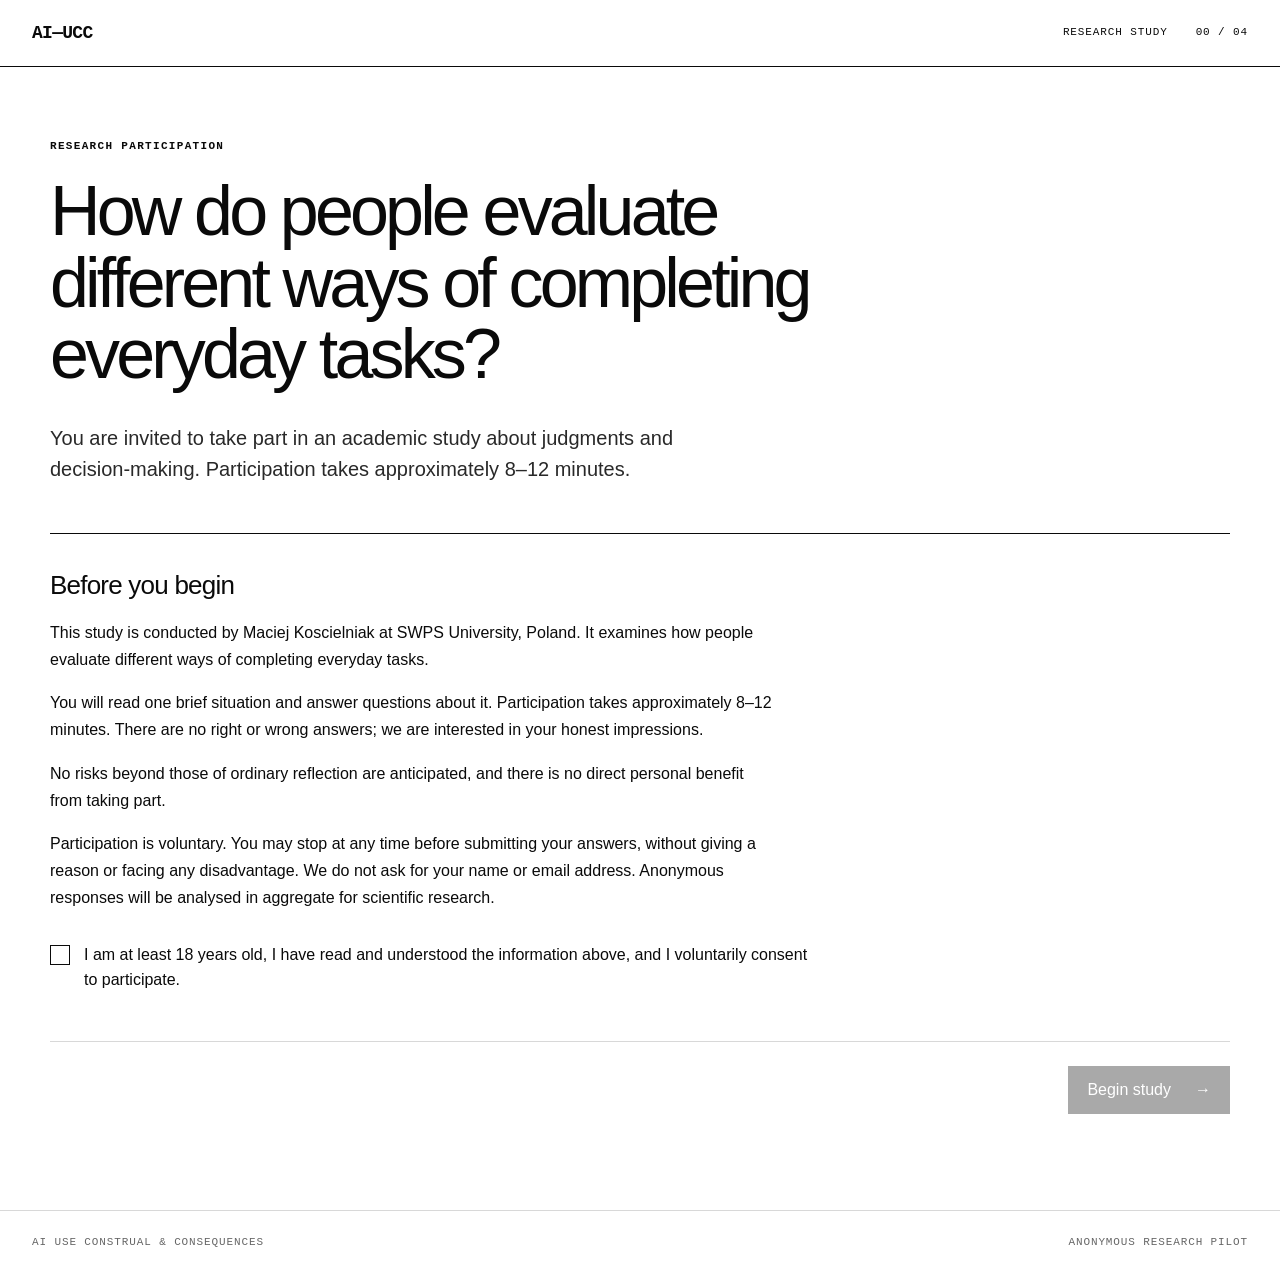
<file: index.html>
<!doctype html>
<html lang="en">
<head>
  <meta charset="utf-8">
  <meta name="viewport" content="width=device-width,initial-scale=1">
  <meta name="description" content="AI Use Construal & Consequences research study">
  <title>AI-UCC Study</title>
  <link rel="stylesheet" href="styles.css">
  <script defer src="app.js"></script>
</head>
<body>
  <noscript><div class="noscript">This study requires JavaScript.</div></noscript>
  <header class="site-header">
    <a class="wordmark" href="#" aria-label="AI-UCC home">AI—UCC</a>
    <div class="study-meta"><span>RESEARCH STUDY</span><span id="progressLabel">00 / 00</span></div>
  </header>

  <main id="app" class="shell" aria-live="polite"></main>

  <footer class="site-footer">
    <span>AI Use Construal &amp; Consequences</span>
    <span>Anonymous research pilot</span>
  </footer>

  <template id="introTemplate">
    <section class="hero panel">
      <p class="eyebrow">Research participation</p>
      <h1>How do people evaluate different ways of completing everyday tasks?</h1>
      <p class="lede">You are invited to take part in an academic study about judgments and decision-making. Participation takes approximately 8–12 minutes.</p>
      <div class="rule"></div>
      <h2>Before you begin</h2>
      <div class="prose">
        <p>This study is conducted by Maciej Koscielniak at SWPS University, Poland. It examines how people evaluate different ways of completing everyday tasks.</p>
        <p>You will read one brief situation and answer questions about it. Participation takes approximately 8–12 minutes. There are no right or wrong answers; we are interested in your honest impressions.</p>
        <p>No risks beyond those of ordinary reflection are anticipated, and there is no direct personal benefit from taking part.</p>
        <p>Participation is voluntary. You may stop at any time before submitting your answers, without giving a reason or facing any disadvantage. We do not ask for your name or email address. Anonymous responses will be analysed in aggregate for scientific research.</p>
      </div>
      <label class="consent checkbox-row">
        <input type="checkbox" id="consentCheck">
        <span>I am at least 18 years old, I have read and understood the information above, and I voluntarily consent to participate.</span>
      </label>
      <div class="actions"><button class="button primary" id="startButton" disabled>Begin study <span>→</span></button></div>
    </section>
  </template>
</body>
</html>
</file>
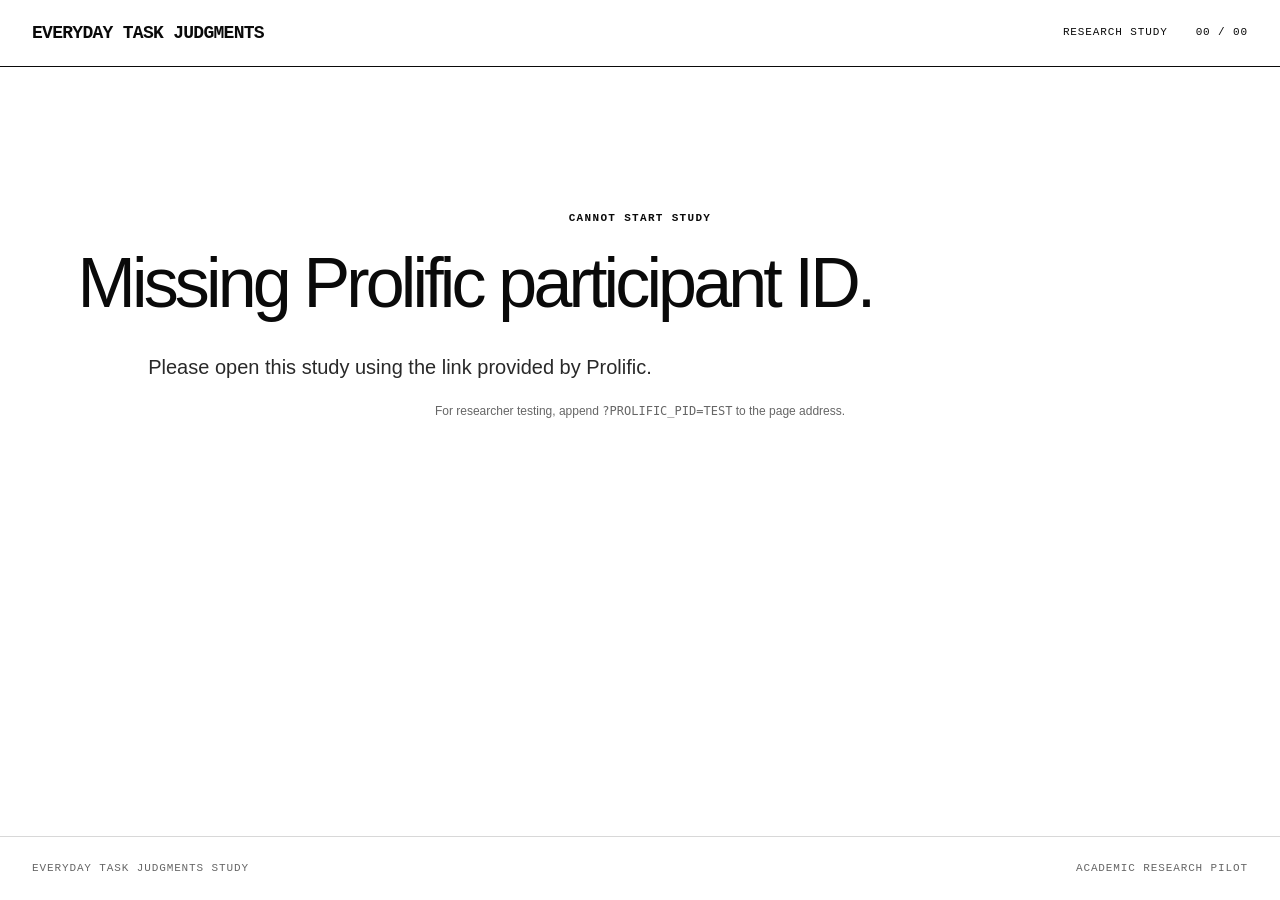
<file: prolific-pilot/index.html>
<!doctype html>
<html lang="en">
<head>
  <meta charset="utf-8">
  <meta name="viewport" content="width=device-width,initial-scale=1">
  <meta name="description" content="Everyday Task Judgments research study">
  <title>Everyday Task Judgments Study</title>
  <link rel="stylesheet" href="../styles.css">
  <script defer src="app.js"></script>
</head>
<body>
  <noscript><div class="noscript">This study requires JavaScript.</div></noscript>
  <header class="site-header">
    <span class="wordmark">EVERYDAY TASK JUDGMENTS</span>
    <div class="study-meta"><span>RESEARCH STUDY</span><span id="progressLabel">00 / 00</span></div>
  </header>
  <main id="app" class="shell" aria-live="polite"></main>
  <footer class="site-footer">
    <span>Everyday Task Judgments Study</span>
    <span>Academic research pilot</span>
  </footer>
</body>
</html>
</file>
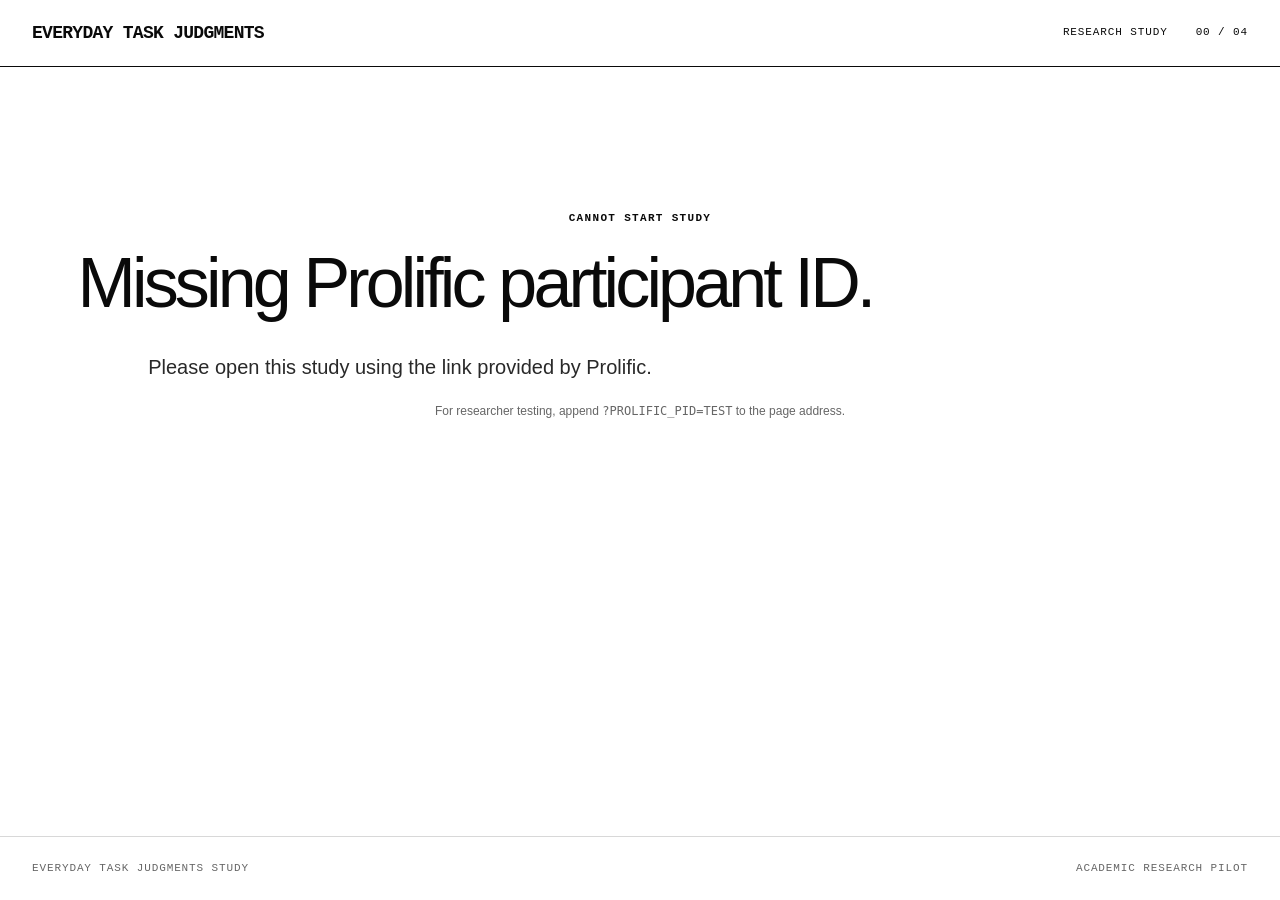
<file: short-pilot/index.html>
<!doctype html>
<html lang="en">
<head>
  <meta charset="utf-8">
  <meta name="viewport" content="width=device-width,initial-scale=1">
  <meta name="description" content="Everyday Task Judgments research study">
  <title>Everyday Task Judgments Study</title>
  <link rel="stylesheet" href="../styles.css">
  <link rel="stylesheet" href="pilot.css">
  <script defer src="app.js?v=1.1-ai-only"></script>
</head>
<body>
  <noscript><div class="noscript">This study requires JavaScript.</div></noscript>
  <header class="site-header"><span class="wordmark">EVERYDAY TASK JUDGMENTS</span><div class="study-meta"><span>RESEARCH STUDY</span><span id="progressLabel">00 / 00</span></div></header>
  <main id="app" class="shell" aria-live="polite"></main>
  <footer class="site-footer"><span>Everyday Task Judgments Study</span><span>Academic research pilot</span></footer>
</body>
</html>
</file>
<file: styles.css>
:root{--ink:#0a0a0a;--paper:#fff;--muted:#666;--line:#d8d8d8;--soft:#f4f4f2;--danger:#b00020;--max:1180px}
*{box-sizing:border-box}
html{background:var(--paper);color:var(--ink);font-family:Arial,Helvetica,sans-serif;font-size:16px}
body{margin:0;min-height:100vh;display:flex;flex-direction:column}
button,input,select{font:inherit}
button{cursor:pointer}
.site-header,.site-footer{width:100%;padding:24px 32px;display:flex;justify-content:space-between;align-items:center}
.site-header{border-bottom:1px solid var(--ink);position:sticky;top:0;background:rgba(255,255,255,.96);z-index:4}
.wordmark{font:600 18px/1 "Courier New",monospace;color:var(--ink);text-decoration:none;letter-spacing:-.04em}
.study-meta,.site-footer{font:400 11px/1.4 "Courier New",monospace;letter-spacing:.08em;text-transform:uppercase}
.study-meta{display:flex;gap:28px}
.site-footer{border-top:1px solid var(--line);color:var(--muted);margin-top:auto}
.shell{width:min(var(--max),calc(100% - 40px));margin:72px auto 96px}
.panel{animation:enter .35s ease both}
@keyframes enter{from{opacity:0;transform:translateY(8px)}to{opacity:1;transform:none}}
.eyebrow,.section-code{font:600 11px/1.4 "Courier New",monospace;letter-spacing:.12em;text-transform:uppercase;margin:0 0 22px}
h1{font-size:clamp(38px,6vw,70px);line-height:1.02;letter-spacing:-.055em;font-weight:500;max-width:850px;margin:0 0 32px}
h2{font-size:26px;line-height:1.2;letter-spacing:-.03em;font-weight:500;margin:36px 0 18px}
.lede{font-size:20px;line-height:1.55;max-width:700px;color:#292929}
.prose{font-size:16px;line-height:1.7;max-width:730px}.prose p{margin:0 0 16px}
.rule{border-top:1px solid var(--ink);margin:48px 0 0}
.placeholder{background:var(--soft);padding:16px;border-left:2px solid var(--ink)}
.checkbox-row{display:flex;gap:14px;align-items:flex-start;line-height:1.55;margin-top:32px;max-width:760px}
.checkbox-row input{appearance:none;width:20px;height:20px;border:1px solid var(--ink);margin:2px 0 0;flex:none}.checkbox-row input:checked{background:var(--ink);box-shadow:inset 0 0 0 4px var(--paper)}
.actions{display:flex;justify-content:flex-end;gap:12px;margin-top:48px;padding-top:24px;border-top:1px solid var(--line)}
.button{border:1px solid var(--ink);background:var(--paper);color:var(--ink);padding:14px 18px;min-width:150px;display:inline-flex;justify-content:space-between;gap:24px}
.button.primary{background:var(--ink);color:var(--paper)}.button:disabled{opacity:.35;cursor:not-allowed}
.form-grid{display:grid;grid-template-columns:1fr 1fr;gap:28px 24px;margin-top:40px}
.field{display:flex;flex-direction:column;gap:9px}.field.full{grid-column:1/-1}.field label,.legend{font-weight:500;font-size:14px}
.field input,.field select{border:1px solid var(--ink);border-radius:0;background:var(--paper);padding:13px;min-height:48px}
.hint{font-size:12px;color:var(--muted);line-height:1.4}
.vignette{border:1px solid var(--ink);padding:clamp(28px,6vw,64px);margin:32px 0;font-size:clamp(23px,3.4vw,34px);line-height:1.42;letter-spacing:-.025em}
.vignette.deliberating{animation:breathe 3s ease-in-out infinite}
@keyframes breathe{0%,100%{box-shadow:0 0 0 0 rgba(0,0,0,0)}50%{box-shadow:0 0 0 7px rgba(0,0,0,.055)}}
.deliberation-guide{display:grid;grid-template-columns:1fr auto;gap:28px;align-items:start;margin-top:24px}
.countdown{font:600 30px/1 "Courier New",monospace;min-width:86px;text-align:right}
.study-layout{display:grid;grid-template-columns:minmax(0,1fr) minmax(0,1fr);gap:clamp(42px,7vw,92px);align-items:start}
.scenario-rail{position:sticky;top:105px}
.scenario-rail .vignette{font-size:clamp(19px,2.1vw,27px);padding:clamp(24px,3.5vw,40px);margin:18px 0}
.scenario-label{font:600 10px/1.4 "Courier New",monospace;letter-spacing:.12em;text-transform:uppercase;color:var(--muted)}
.section-pane h1{font-size:clamp(34px,4.8vw,58px)}
.section-position{font:400 12px/1.4 "Courier New",monospace;color:var(--muted);margin-top:8px}
.instruction{color:var(--muted);line-height:1.6;max-width:720px}
.item-list{margin-top:36px;border-top:1px solid var(--ink)}
.question{padding:30px 0;border-bottom:1px solid var(--line)}
.question-text{font-size:17px;line-height:1.5;margin:0 0 20px;max-width:760px}
.scale{display:grid;grid-template-columns:repeat(7,1fr);gap:7px}.scale label{text-align:center;display:flex;flex-direction:column;gap:8px;align-items:center;font:12px "Courier New",monospace}
.scale input{appearance:none;width:100%;height:43px;border:1px solid var(--ink);margin:0}.scale input:checked{background:var(--ink);box-shadow:inset 0 0 0 4px var(--paper)}
.anchors{display:flex;justify-content:space-between;color:var(--muted);font-size:11px;margin-top:8px}
.slider-wrap{display:grid;grid-template-columns:60px 1fr 60px;align-items:center;gap:18px}.slider-wrap output{font:600 18px "Courier New",monospace;text-align:center}.slider-wrap input{accent-color:var(--ink);width:100%}
.slider-ends{display:flex;justify-content:space-between;font-size:11px;color:var(--muted);margin:8px 78px 0}
.error-summary{border:1px solid var(--danger);color:var(--danger);padding:14px;margin-top:24px;line-height:1.5}
.status-card{text-align:center;padding:72px 0}.status-mark{font:400 72px "Courier New",monospace;margin-bottom:20px}
.status-card .prose{margin-inline:auto;text-align:center}
.noscript{padding:20px;background:var(--danger);color:white;text-align:center}
@media(max-width:800px){.study-layout{grid-template-columns:1fr;gap:34px}.scenario-rail{position:static}.scenario-rail .vignette{font-size:18px;padding:22px}.scenario-rail .instruction{display:none}}
@media(max-width:640px){.site-header{padding:18px 20px}.study-meta span:first-child{display:none}.shell{margin-top:48px}.form-grid{grid-template-columns:1fr}.field.full{grid-column:auto}.scale{gap:3px}.scale input{height:38px}.site-footer{padding:20px;gap:16px}.site-footer span:last-child{display:none}.actions{flex-direction:column-reverse}.button{width:100%}.deliberation-guide{grid-template-columns:1fr}.countdown{text-align:left}}
@media(prefers-reduced-motion:reduce){.panel,.vignette.deliberating{animation:none}}
*:focus-visible{outline:3px solid #777;outline-offset:3px}
</file>
<file: short-pilot/pilot.css>
.item-progress-meta{
  display:flex;
  justify-content:flex-start;
  margin-top:18px;
  color:var(--muted);
  font:400 11px/1.4 "Courier New",monospace;
  letter-spacing:.08em;
  text-transform:uppercase;
}
.item-progress-track{
  height:5px;
  margin-top:10px;
  overflow:hidden;
  background:var(--soft);
  border:1px solid var(--line);
}
.item-progress-track>div{
  width:0;
  height:100%;
  background:var(--ink);
  transition:width .2s ease;
}
.item-carousel{
  min-height:310px;
  margin-top:0;
  border:1px solid var(--ink);
  display:flex;
  align-items:center;
  padding:clamp(28px,4vw,48px);
}
.section-pane h1,
.scenario-heading{
  max-width:none;
  margin:0 0 26px;
  font-size:clamp(25px,2.35vw,35px);
  line-height:1.08;
  letter-spacing:-.04em;
  font-weight:500;
  white-space:nowrap;
}
.scenario-rail .vignette{
  margin-top:0;
  height:310px;
  display:flex;
  align-items:center;
}
.item-carousel .question{
  width:100%;
  padding:0;
  border:0;
  animation:carousel-enter .22s ease both;
}
.item-carousel .question-text{
  min-height:78px;
  margin-bottom:32px;
  font-size:clamp(19px,2vw,24px);
}
.item-carousel .scale input:disabled{cursor:default}
.completion-heading,
.completion-lede{
  margin-left:auto;
  margin-right:auto;
  text-align:center;
}
@keyframes carousel-enter{
  from{opacity:0;transform:translateX(10px)}
  to{opacity:1;transform:none}
}
@media(max-width:800px){
  .item-carousel{min-height:280px}
  .scenario-rail .vignette{height:auto;display:block}
}
@media(prefers-reduced-motion:reduce){
  .item-carousel .question{animation:none}
  .item-progress-track>div{transition:none}
}
</file>
